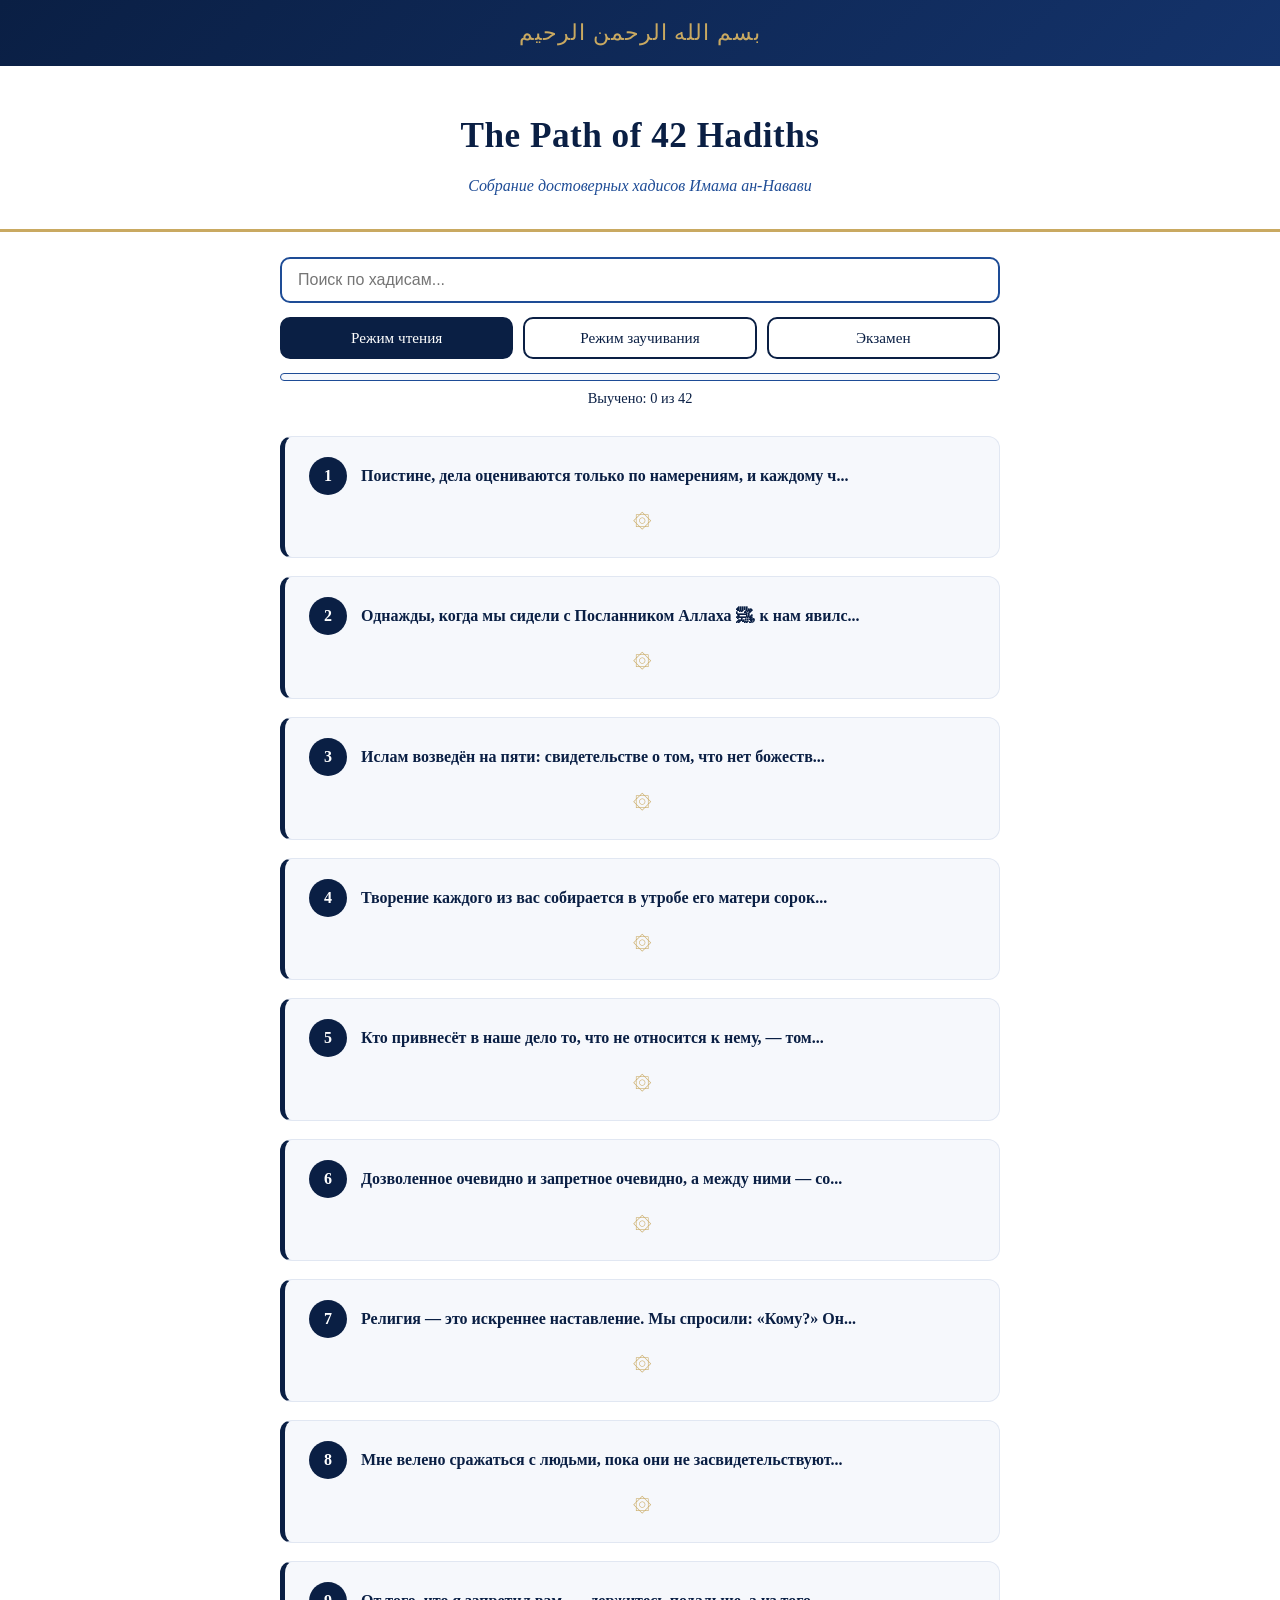
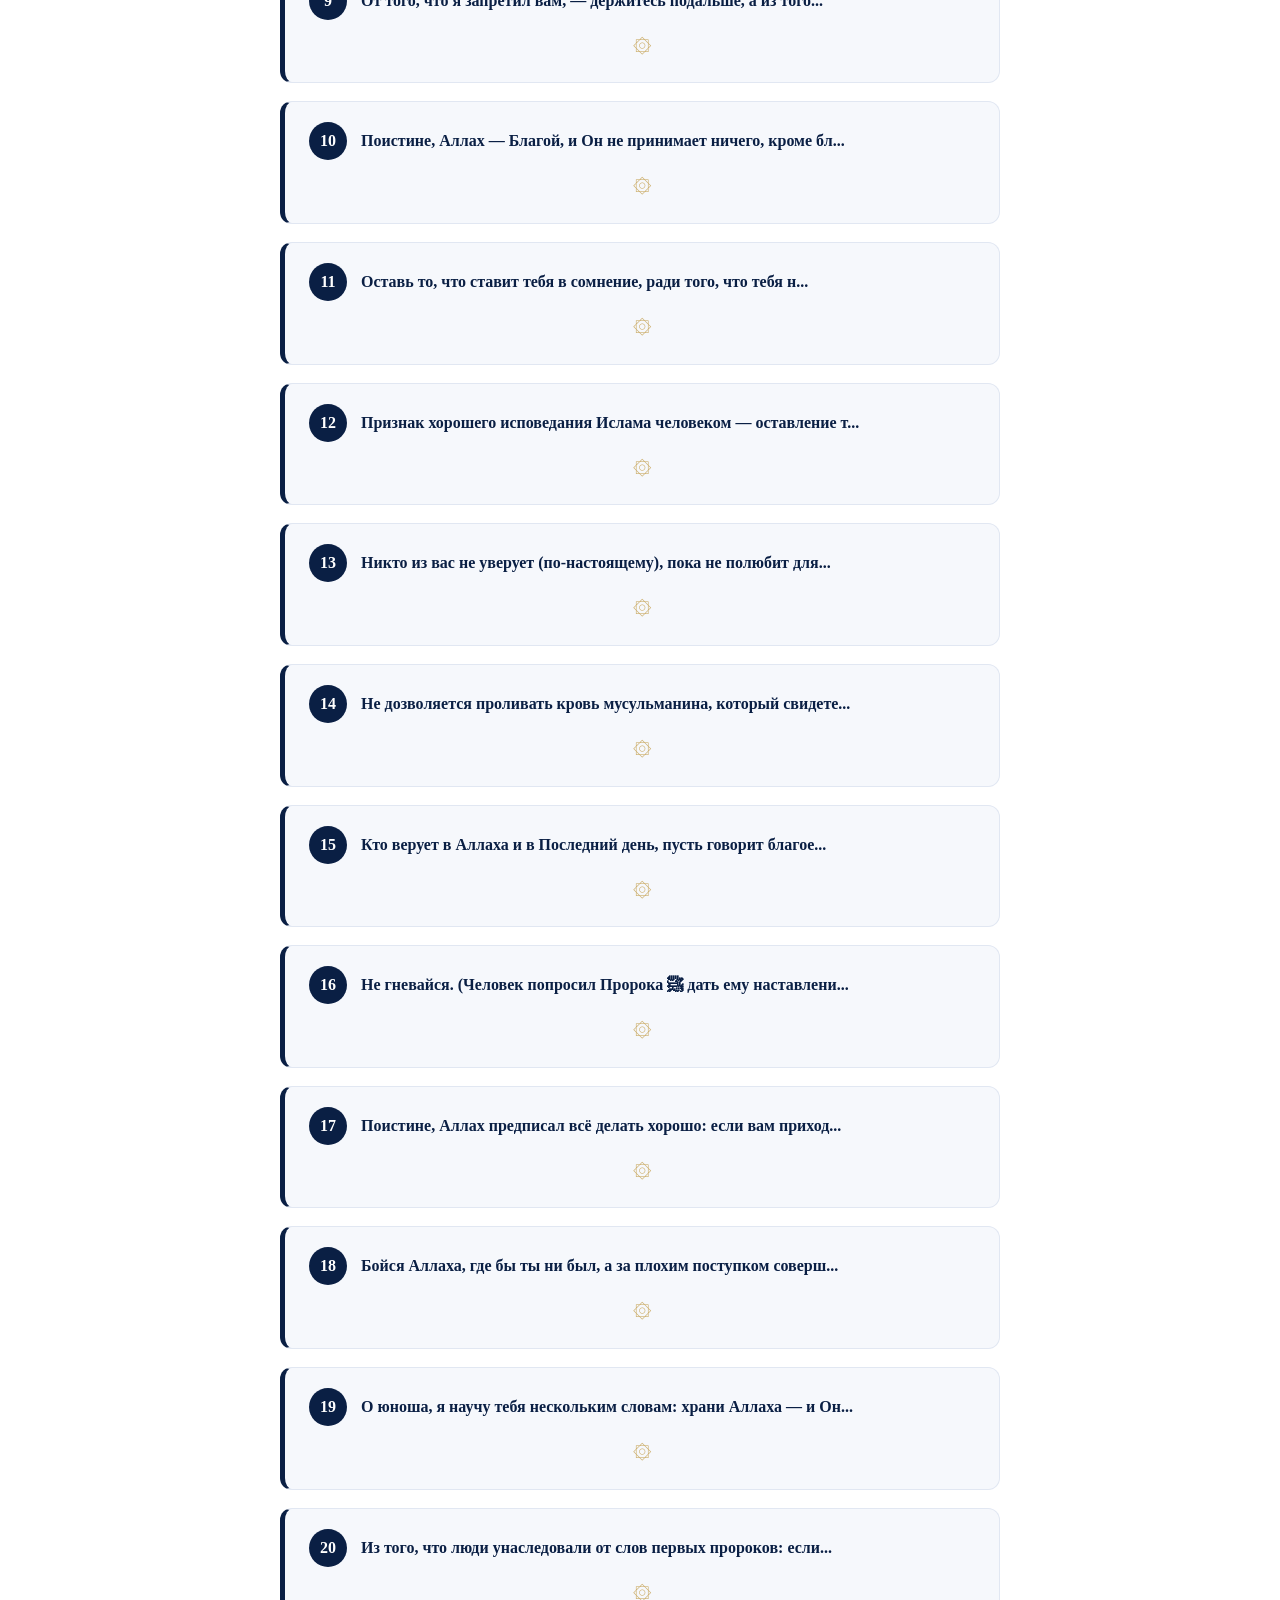
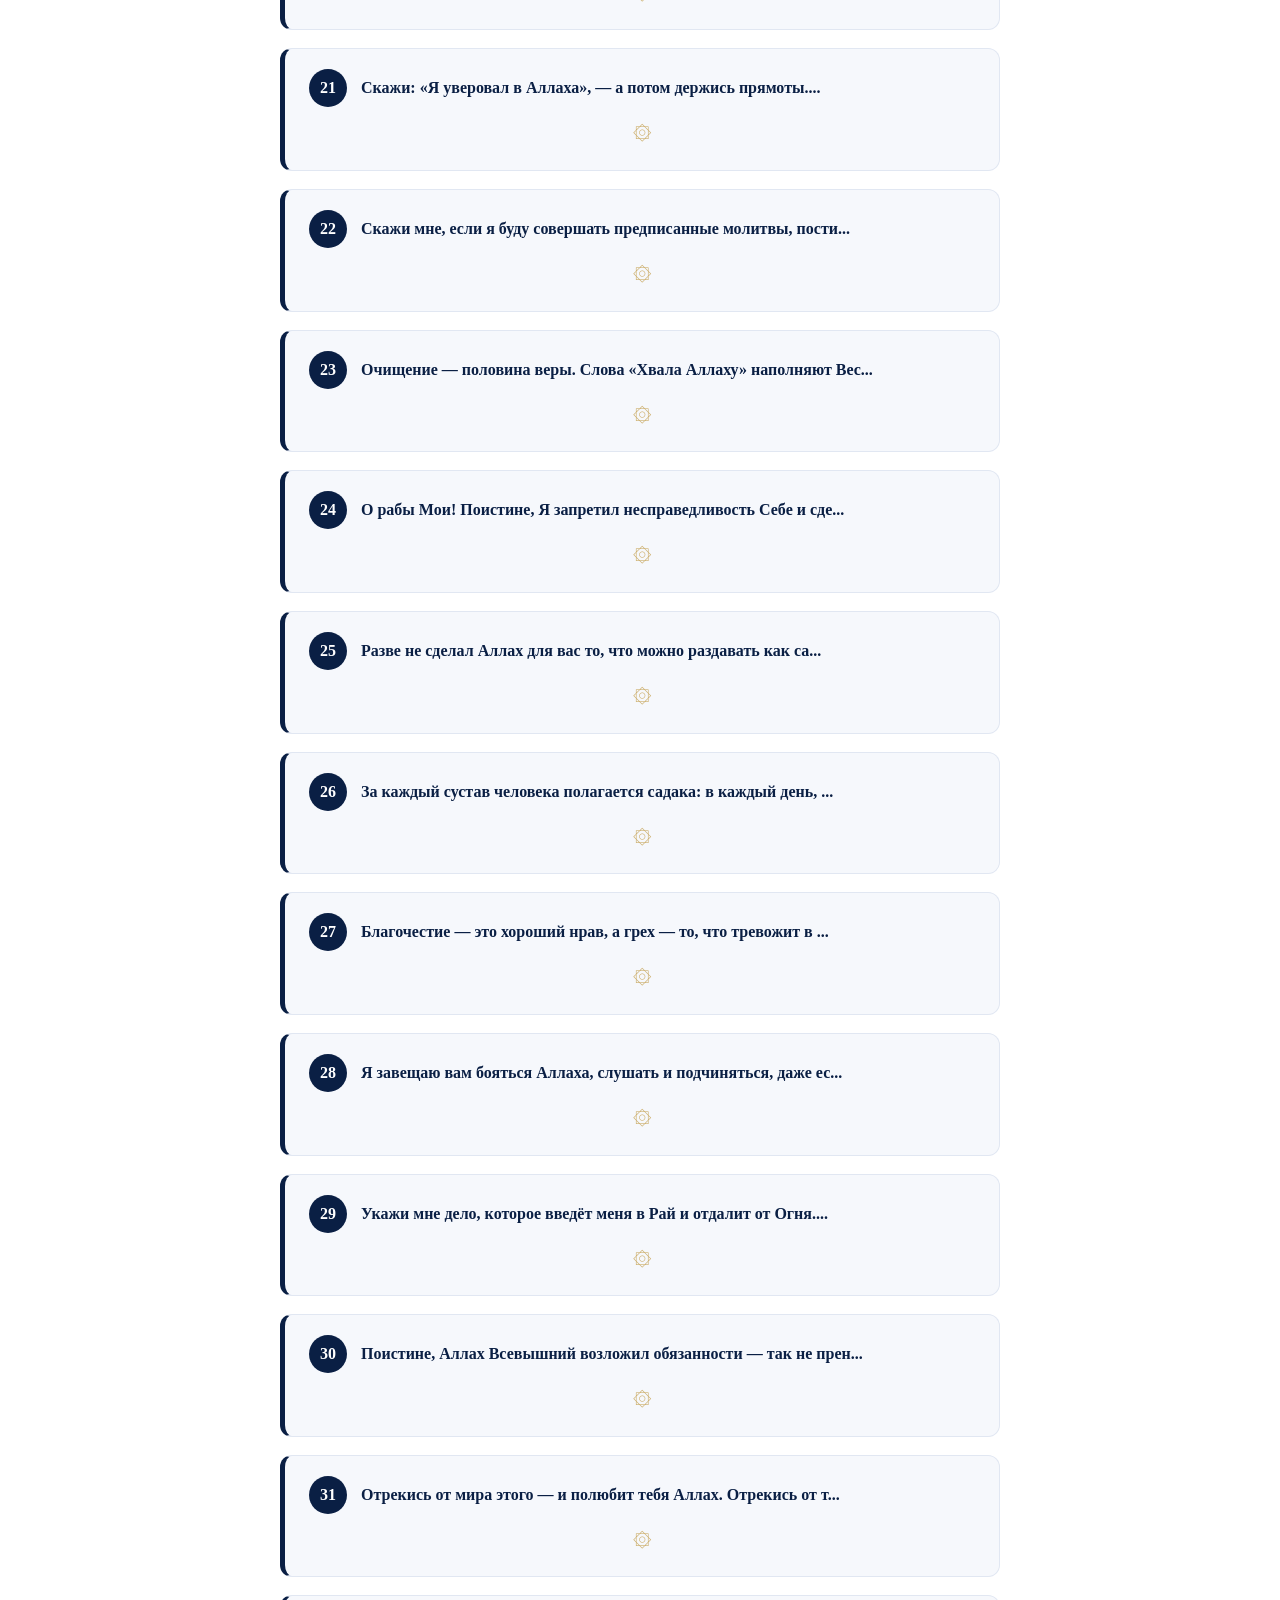
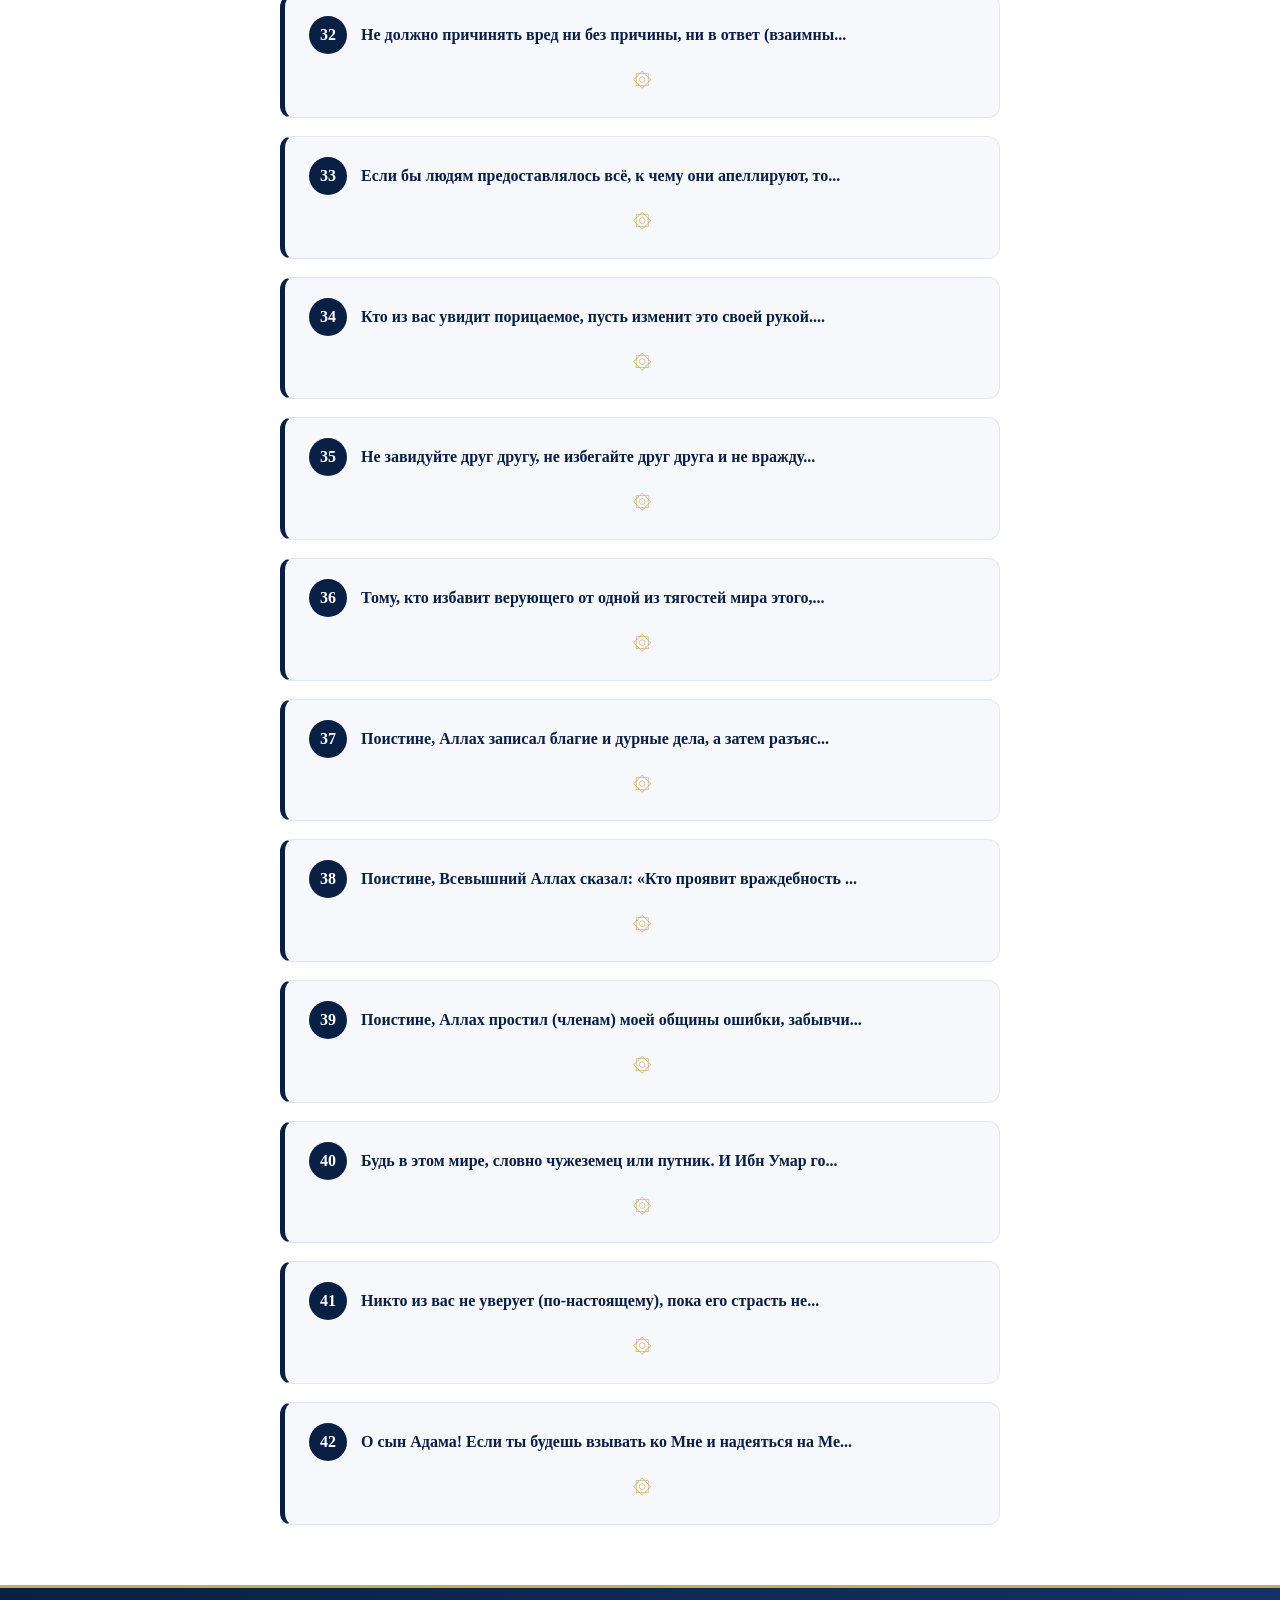
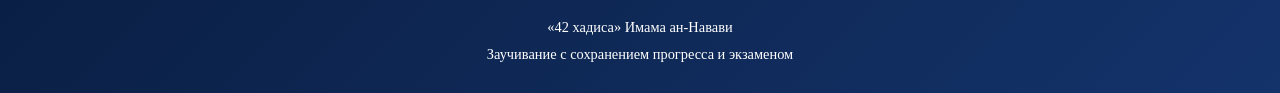
<file: index.html>
<!DOCTYPE html>
<html lang="ru">
<head>
    <meta charset="UTF-8">
    <meta name="viewport" content="width=device-width, initial-scale=1.0">
    <title>The Path of 42 Hadiths</title>
    <link rel="icon" type="image/png" href="favicon.png">
    <link rel="stylesheet" href="styles.css">
</head>
<body>

    <div class="arabic-banner">بسم الله الرحمن الرحيم</div>

    <header>
        <h1>The Path of 42 Hadiths</h1>
        <p class="subtitle">Собрание достоверных хадисов Имама ан-Навави</p>
    </header>

    <div class="controls">
        <input type="text" id="search" placeholder="Поиск по хадисам...">

        <div class="mode-switch">
            <button id="mode-read" class="active">Режим чтения</button>
            <button id="mode-memorize">Режим заучивания</button>
        </div>

        <div class="progress-wrap">
            <div class="progress-bar">
                <div id="progress-fill"></div>
            </div>
            <span id="progress-text">Выучено: 0 из 42</span>
        </div>
    </div>

    <div class="hadith-list" id="hadiths"></div>

    <footer>
        <p>«42 хадиса» Имама ан-Навави</p>
        <p>Заучивание с сохранением прогресса и экзаменом</p>
    </footer>

    <script src="script.js"></script>

</body>
</html>
</file>
<file: styles.css>
:root {
    --deep-blue: #0A1F44;
    --blue-mid: #14336B;
    --blue-light: #1E4C96;
    --gold: #C9A961;
    --white: #FFFFFF;
    --grey-bg: #F6F8FC;
}

* { margin: 0; padding: 0; box-sizing: border-box; }

body {
    font-family: "Georgia", "Times New Roman", serif;
    background-color: var(--white);
    color: var(--deep-blue);
    line-height: 1.7;
}

/* Арабская строка сверху */
.arabic-banner {
    background: linear-gradient(135deg, var(--deep-blue), var(--blue-mid));
    color: var(--gold);
    text-align: center;
    font-size: 1.4rem;
    padding: 14px;
    letter-spacing: 1px;
    font-family: "Scheherazade New", "Traditional Arabic", serif;
}

header {
    text-align: center;
    padding: 40px 20px 30px;
    background-color: var(--white);
    border-bottom: 3px solid var(--gold);
}

header h1 {
    font-size: 2.2rem;
    color: var(--deep-blue);
    letter-spacing: 0.5px;
}

.subtitle {
    color: var(--blue-light);
    font-style: italic;
    margin-top: 6px;
}

/* Панель управления */
.controls {
    max-width: 760px;
    margin: 25px auto;
    padding: 0 20px;
    display: flex;
    flex-direction: column;
    gap: 14px;
}

#search {
    padding: 12px 16px;
    border: 2px solid var(--blue-light);
    border-radius: 10px;
    font-size: 1rem;
    outline: none;
}

#search:focus { border-color: var(--deep-blue); }

.mode-switch { display: flex; gap: 10px; }

.mode-switch button {
    flex: 1;
    padding: 10px;
    border: 2px solid var(--deep-blue);
    background: var(--white);
    color: var(--deep-blue);
    border-radius: 10px;
    cursor: pointer;
    font-size: 0.95rem;
    font-family: inherit;
    transition: 0.2s;
}

.mode-switch button.active {
    background: var(--deep-blue);
    color: var(--white);
}

.progress-wrap { text-align: center; font-size: 0.9rem; }

.progress-bar {
    height: 8px;
    background: var(--grey-bg);
    border-radius: 4px;
    overflow: hidden;
    margin-bottom: 5px;
    border: 1px solid var(--blue-light);
}

#progress-fill {
    height: 100%;
    width: 0%;
    background: var(--gold);
    transition: 0.4s;
}

/* Карточки хадисов */
.hadith-list {
    max-width: 760px;
    margin: 0 auto 60px;
    padding: 0 20px;
    display: flex;
    flex-direction: column;
    gap: 18px;
}

.hadith-card {
    background: var(--grey-bg);
    border: 1px solid #E1E7F2;
    border-left: 5px solid var(--deep-blue);
    border-radius: 12px;
    padding: 20px 24px;
    cursor: pointer;
    transition: box-shadow 0.2s;
}

.hadith-card:hover { box-shadow: 0 4px 14px rgba(10, 31, 68, 0.15); }

.hadith-card.done {
    border-left-color: var(--gold);
    opacity: 0.85;
}

.hadith-number {
    display: inline-block;
    background: var(--deep-blue);
    color: var(--white);
    border-radius: 50%;
    width: 38px;
    height: 38px;
    line-height: 38px;
    text-align: center;
    font-weight: bold;
    margin-right: 10px;
}

.hadith-preview {
    display: inline;
    color: var(--deep-blue);
    font-weight: bold;
}

.hadith-full { display: none; margin-top: 14px; }

.hadith-card.open .hadith-full { display: block; }

.hadith-text {
    margin-bottom: 10px;
    direction: ltr;
    text-align: left;
}

.hadith-source {
    color: var(--blue-light);
    font-size: 0.9rem;
    font-style: italic;
}

/* Арабский оригинал */
.hadith-arabic {
    direction: rtl;
    text-align: right;
    font-family: "Scheherazade New", "Amiri", "Traditional Arabic", serif;
    font-size: 1.45rem;
    line-height: 2.2;
    color: var(--blue-mid);
    border-bottom: 1px dashed var(--gold);
    padding-bottom: 10px;
    margin-bottom: 12px;
}

/* Режим заучивания: текст скрыт, виден номер и источник */
.memorize-mode .hadith-text { display: none; }
.memorize-mode .hadith-preview { display: none; }
.memorize-mode .hadith-card.open .hadith-text { display: block; }
.memorize-mode .hadith-card.open .hadith-preview { display: none; }

/* Кнопка "выучено" */
.memorize-btn {
    margin-top: 12px;
    padding: 8px 16px;
    background: var(--gold);
    color: var(--deep-blue);
    border: none;
    border-radius: 8px;
    cursor: pointer;
    font-family: inherit;
    font-size: 0.9rem;
}

.memorize-btn.done { background: var(--blue-light); color: var(--white); }

/* Декоративный орнамент внизу карточки */
.hadith-card::after {
    content: "۞";
    display: block;
    text-align: center;
    color: var(--gold);
    margin-top: 10px;
    font-size: 1.2rem;
}

/* --- Экран завершения (Финал) --- */
#completion-screen {
    display: none;
    position: fixed;
    top: 0;
    left: 0;
    width: 100%;
    height: 100%;
    background: rgba(10, 31, 68, 0.95);
    z-index: 1000;
    justify-content: center;
    align-items: center;
    flex-direction: column;
    text-align: center;
    color: white;
    backdrop-filter: blur(4px);
}

.completion-content {
    max-width: 500px;
    padding: 40px;
    background: rgba(255, 255, 255, 0.1);
    border: 1px solid rgba(201, 169, 97, 0.3);
    border-radius: 20px;
    box-shadow: 0 0 30px rgba(201, 169, 97, 0.4);
    animation: popIn 0.6s cubic-bezier(0.175, 0.885, 0.32, 1.275);
}

@keyframes popIn {
    0% { transform: scale(0.5); opacity: 0; }
    100% { transform: scale(1); opacity: 1; }
}

.completion-icon {
    font-size: 4rem;
    margin-bottom: 20px;
    color: #C9A961;
    text-shadow: 0 0 10px rgba(201, 169, 97, 0.8);
}

.completion-title {
    font-size: 2rem;
    margin-bottom: 15px;
    letter-spacing: 2px;
}

.completion-text {
    font-size: 1.1rem;
    line-height: 1.6;
    margin-bottom: 30px;
    color: #f0f0f0;
}

.dua-box {
    background: rgba(255, 255, 255, 0.1);
    padding: 20px;
    border-radius: 12px;
    border-left: 4px solid #C9A961;
    margin-bottom: 30px;
    text-align: right;
    direction: rtl;
}

.arabic-dua {
    font-family: "Scheherazade New", serif;
    font-size: 1.3rem;
    color: #fff;
    margin-bottom: 10px;
}

.russian-dua {
    font-size: 0.95rem;
    color: #ccc;
}

.restart-btn {
    padding: 12px 30px;
    background: #C9A961;
    color: #0A1F44;
    border: none;
    border-radius: 50px;
    font-weight: bold;
    cursor: pointer;
    font-size: 1rem;
    transition: transform 0.2s, box-shadow 0.2s;
}

.restart-btn:hover {
    transform: scale(1.05);
    box-shadow: 0 0 20px rgba(201, 169, 97, 0.6);
}

/* --- Эффект конфетти --- */
.confetti {
    position: absolute;
    top: -10px;
    width: 10px;
    height: 10px;
    background-color: #fff;
    animation: fall linear forwards;
}

@keyframes fall {
    0% { transform: translateY(0) rotate(0deg); opacity: 1; }
    100% { transform: translateY(120vh) rotate(360deg); opacity: 0; }
}

footer {
    background: linear-gradient(135deg, var(--deep-blue), var(--blue-mid));
    color: var(--white);
    text-align: center;
    padding: 24px;
    border-top: 3px solid var(--gold);
}

footer p { font-size: 0.9rem; margin: 3px 0; }

@media (max-width: 500px) {
    header h1 { font-size: 1.6rem; }
    .hadith-card { padding: 16px; }
}
</file>
